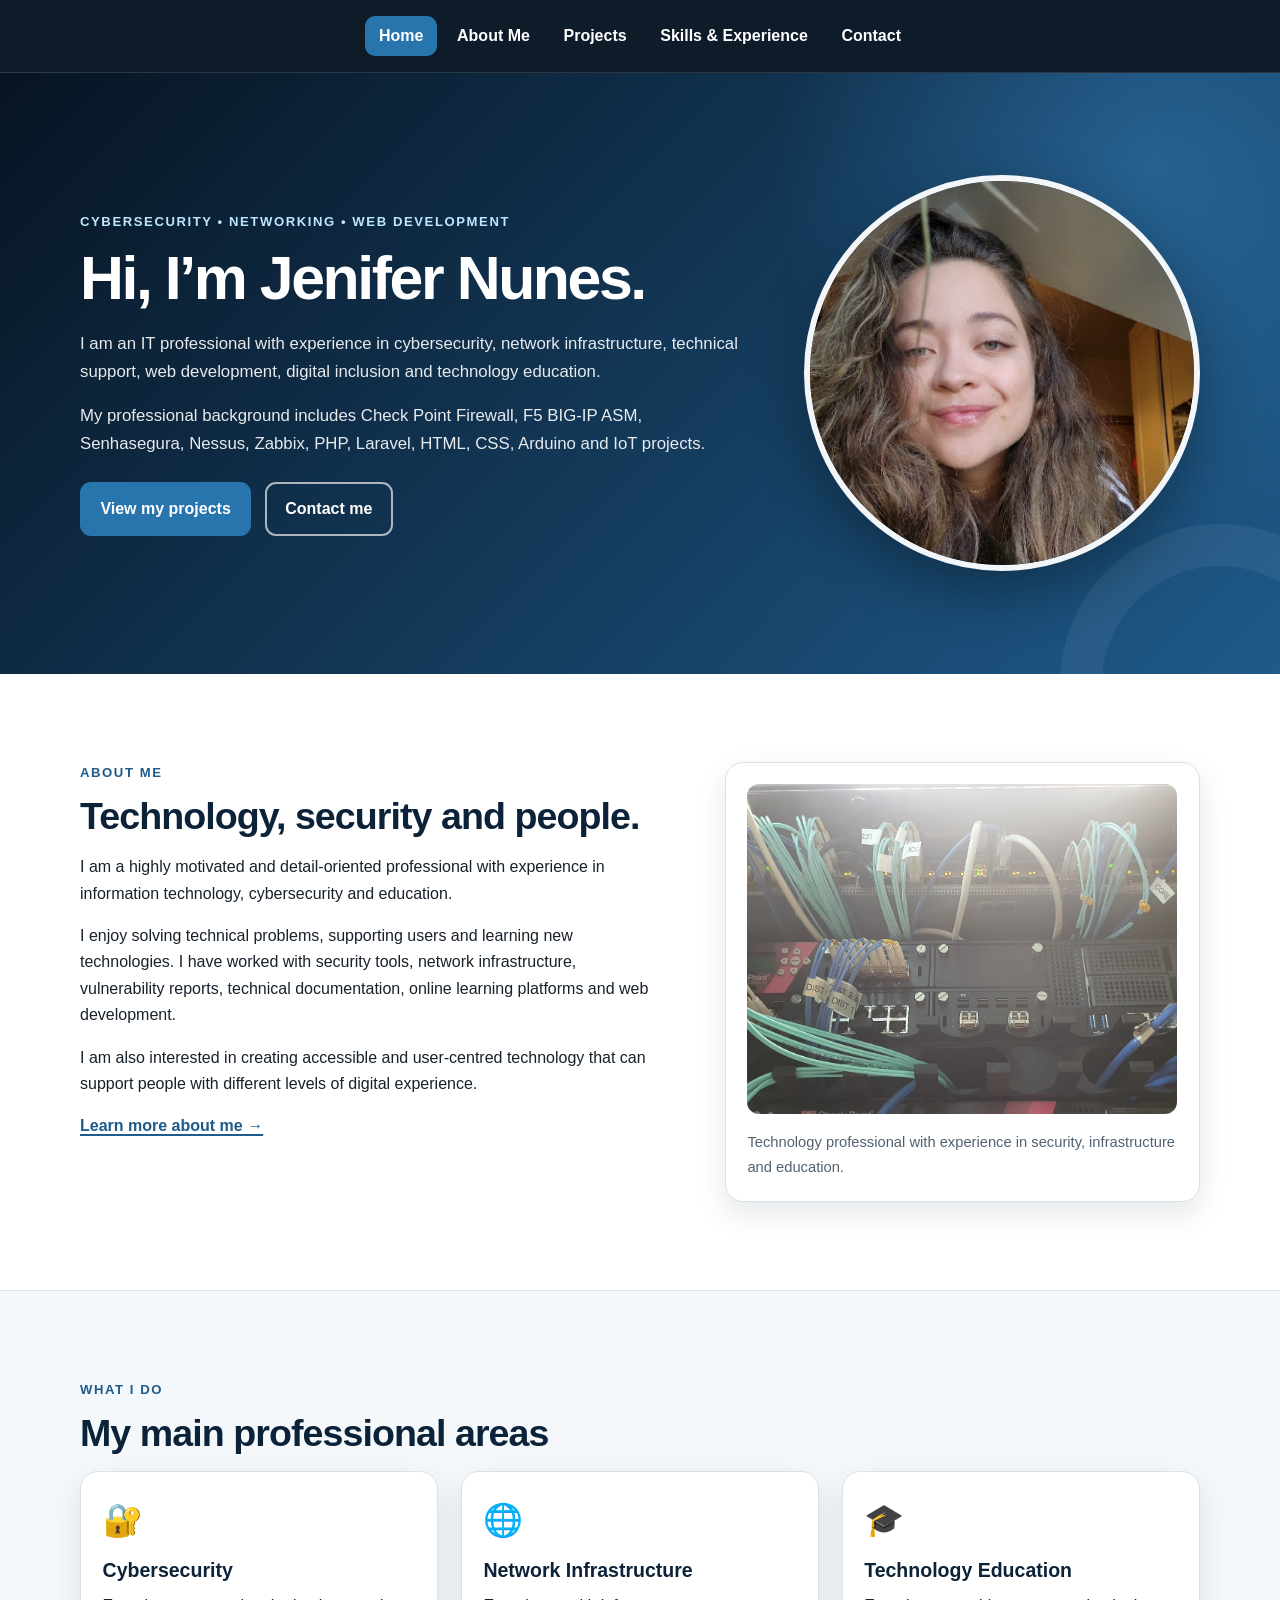
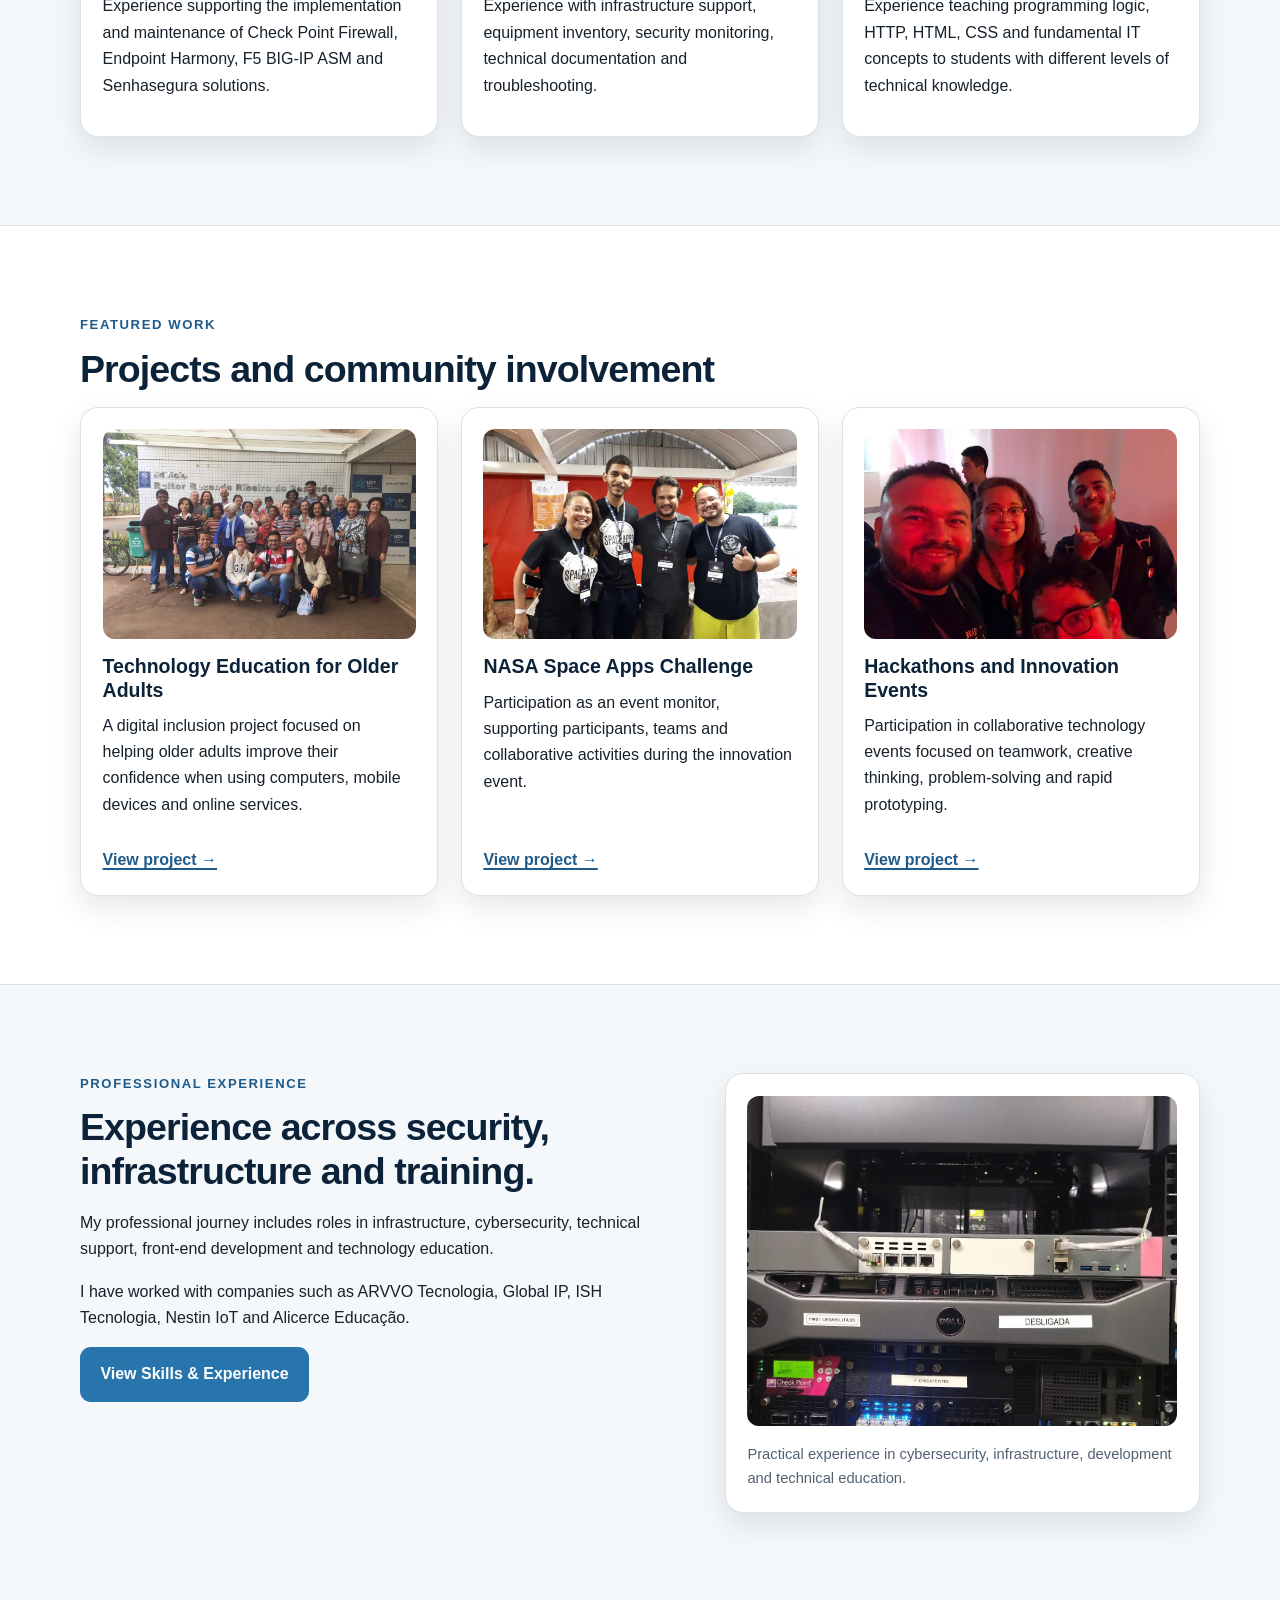
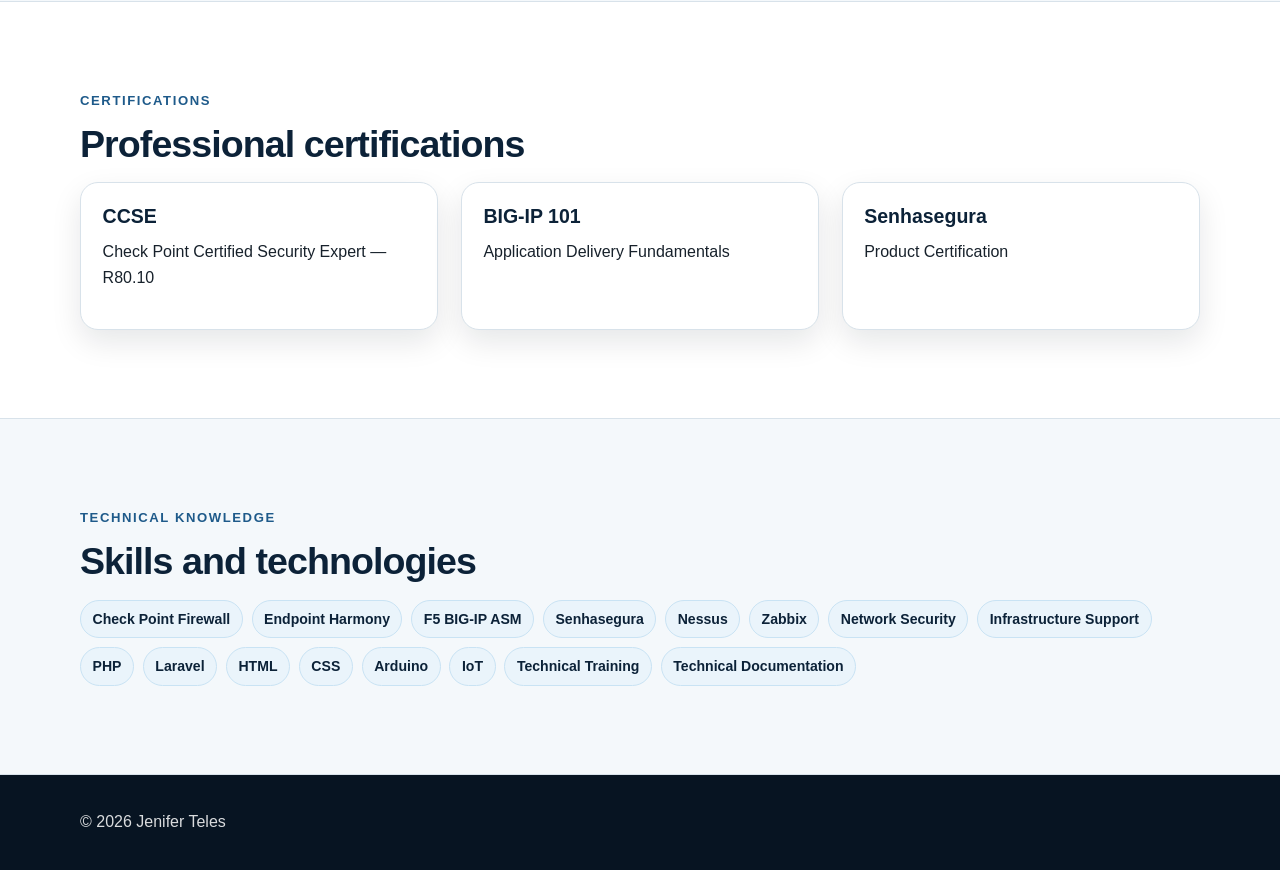
<file: index.html>
<!doctype html>
<html lang="en">
<head>
  <meta charset="utf-8">
  <meta name="viewport" content="width=device-width, initial-scale=1">
  <meta name="description" content="Jenifer Teles computing and IT portfolio">
  <title>Home | Jenifer Teles Nunes</title>
  <link rel="stylesheet" href="assets/style.css">
  <script src="assets/script.js" defer></script>
</head>
<body>
<a class="skip-link" href="#main-content">Skip to main content</a>
<header>
  <div class="nav-wrap">
    <a class="brand" href="index.html"></a>
    <nav aria-label="Main navigation">
      <ul>
        <li><a href="index.html" aria-current="page">Home</a></li>
<li><a href="about.html">About Me</a></li>
<li><a href="projects.html">Projects</a></li>
<li><a href="skills.html">Skills & Experience</a></li>
<li><a href="contact.html">Contact</a></li>
      </ul>
    </nav>
  </div>
</header>
<main id="main-content">

  <!-- HERO SECTION -->
  <section class="hero">
    <div class="hero-inner hero-grid">

      <div class="hero-content">
        <p class="eyebrow">Cybersecurity • Networking • Web Development</p>

        <h1>Hi, I’m Jenifer Nunes.</h1>

        <p class="hero-text">
          I am an IT professional with experience in cybersecurity,
          network infrastructure, technical support, web development,
          digital inclusion and technology education.
        </p>

        <p class="hero-text">
          My professional background includes Check Point Firewall,
          F5 BIG-IP ASM, Senhasegura, Nessus, Zabbix, PHP, Laravel,
          HTML, CSS, Arduino and IoT projects.
        </p>

        <div class="actions">
        <a class="btn btn-primary" href="projects.html">View my projects</a>
        <a class="btn btn-secondary" href="contact.html">Contact me</a>
      </div>
      </div>


      <div class="hero-image-wrapper">

        <!-- Replace me.jpeg with your image file -->
        <img
          src="me.jpeg"
          alt="Portrait of Jenifer Nunes"
          class="hero-profile-image"
        >

      </div>

    </div>
  </section>


  <!-- PROFESSIONAL INTRODUCTION -->
  <section>
    <div class="container two-col">

      <div>
        <p class="eyebrow">About Me</p>

        <h2>Technology, security and people.</h2>

        <p>
          I am a highly motivated and detail-oriented professional with
          experience in information technology, cybersecurity and education.
        </p>

        <p>
          I enjoy solving technical problems, supporting users and learning
          new technologies. I have worked with security tools, network
          infrastructure, vulnerability reports, technical documentation,
          online learning platforms and web development.
        </p>

        <p>
          I am also interested in creating accessible and user-centred
          technology that can support people with different levels of
          digital experience.
        </p>

        <a href="about.html" class="text-link">Learn more about me →</a>
      </div>


      <div class="home-image-card">

        <!-- Add another professional or academic image here -->
        <img
          src="experience.jpg"
          alt="Jenifer working with technology"
          class="home-section-image"
        >

        <p class="image-caption">
          Technology professional with experience in security,
          infrastructure and education.
        </p>

      </div>

    </div>
  </section>


  <!-- MAIN AREAS -->
  <section class="section-alt">
    <div class="container">

      <p class="eyebrow">What I Do</p>

      <h2>My main professional areas</h2>

      <div class="grid">

        <article class="card home-service-card">
          <div class="service-icon" aria-hidden="true">🔐</div>

          <h3>Cybersecurity</h3>

          <p>
            Experience supporting the implementation and maintenance of
            Check Point Firewall, Endpoint Harmony, F5 BIG-IP ASM and
            Senhasegura solutions.
          </p>
        </article>


        <article class="card home-service-card">
          <div class="service-icon" aria-hidden="true">🌐</div>

          <h3>Network Infrastructure</h3>

          <p>
            Experience with infrastructure support, equipment inventory,
            security monitoring, technical documentation and troubleshooting.
          </p>
        </article>

        <article class="card home-service-card">
          <div class="service-icon" aria-hidden="true">🎓</div>

          <h3>Technology Education</h3>

          <p>
            Experience teaching programming logic, HTTP, HTML, CSS and
            fundamental IT concepts to students with different levels of
            technical knowledge.
          </p>
        </article>

      </div>
    </div>
  </section>


  <!-- FEATURED PROJECTS -->
  <section>
    <div class="container">

      <p class="eyebrow">Featured Work</p>

      <h2>Projects and community involvement</h2>

      <div class="grid">

        <article class="card project-card">

          <img
            src="inclusao.jpg"
            alt="Technology inclusion project for older adults"
            class="project-card-image"
          >

          <h3>Technology Education for Older Adults</h3>

          <p>
            A digital inclusion project focused on helping older adults
            improve their confidence when using computers, mobile devices
            and online services.
          </p>

          <a href="projects.html" class="text-link">
            View project →
          </a>

        </article>


        <article class="card project-card">

          <!-- Add your NASA Space Apps image here -->
          <img
            src="nasa.jpg"
            alt="NASA Space Apps Challenge event"
            class="project-card-image"
          >

          <h3>NASA Space Apps Challenge</h3>

          <p>
            Participation as an event monitor, supporting participants,
            teams and collaborative activities during the innovation event.
          </p>

          <a href="projects.html" class="text-link">
            View project →
          </a>

        </article>


        <article class="card project-card">

          <!-- Add your hackathon image here -->
          <img
            src="event.jpg"
            alt="Technology hackathon event"
            class="project-card-image"
          >

          <h3>Hackathons and Innovation Events</h3>

          <p>
            Participation in collaborative technology events focused on
            teamwork, creative thinking, problem-solving and rapid
            prototyping.
          </p>

          <a href="projects.html" class="text-link">
            View project →
          </a>

        </article>

      </div>
    </div>
  </section>


  <!-- EXPERIENCE HIGHLIGHT -->
  <section class="section-alt">
    <div class="container two-col">

      <div>
        <p class="eyebrow">Professional Experience</p>

        <h2>Experience across security, infrastructure and training.</h2>

        <p>
          My professional journey includes roles in infrastructure,
          cybersecurity, technical support, front-end development and
          technology education.
        </p>

        <p>
          I have worked with companies such as ARVVO Tecnologia,
          Global IP, ISH Tecnologia, Nestin IoT and Alicerce Educação.
        </p>

        <a href="skills.html" class="button">
          View Skills & Experience
        </a>
      </div>


      <div class="home-image-card">

        <!-- Add a work, certification or event image here -->
        <img src="firewall.jpg" alt="Jenifer participating in a technology project" class="home-section-image">
        <p class="image-caption">
          Practical experience in cybersecurity, infrastructure,
          development and technical education.
        </p>

      </div>

    </div>
  </section>


  <!-- CERTIFICATIONS -->
  <section>
    <div class="container">

      <p class="eyebrow">Certifications</p>

      <h2>Professional certifications</h2>

      <div class="grid">

        <article class="card">
          <h3>CCSE</h3>

          <p>
            Check Point Certified Security Expert — R80.10
          </p>
        </article>


        <article class="card">
          <h3>BIG-IP 101</h3>

          <p>
            Application Delivery Fundamentals
          </p>
        </article>


        <article class="card">
          <h3>Senhasegura</h3>

          <p>
            Product Certification
          </p>
        </article>

      </div>
    </div>
  </section>


  <!-- SKILLS PREVIEW -->
  <section class="section-alt">
    <div class="container">

      <p class="eyebrow">Technical Knowledge</p>

      <h2>Skills and technologies</h2>

      <ul class="tag-list">
        <li class="tag">Check Point Firewall</li>
        <li class="tag">Endpoint Harmony</li>
        <li class="tag">F5 BIG-IP ASM</li>
        <li class="tag">Senhasegura</li>
        <li class="tag">Nessus</li>
        <li class="tag">Zabbix</li>
        <li class="tag">Network Security</li>
        <li class="tag">Infrastructure Support</li>
        <li class="tag">PHP</li>
        <li class="tag">Laravel</li>
        <li class="tag">HTML</li>
        <li class="tag">CSS</li>
        <li class="tag">Arduino</li>
        <li class="tag">IoT</li>
        <li class="tag">Technical Training</li>
        <li class="tag">Technical Documentation</li>
      </ul>

    </div>
  </section>
</main>

<footer>
  <div class="footer-inner">
    <span>© <span data-year></span> Jenifer Teles</span>
  </div>
</footer>
</body>
</html>
</file>
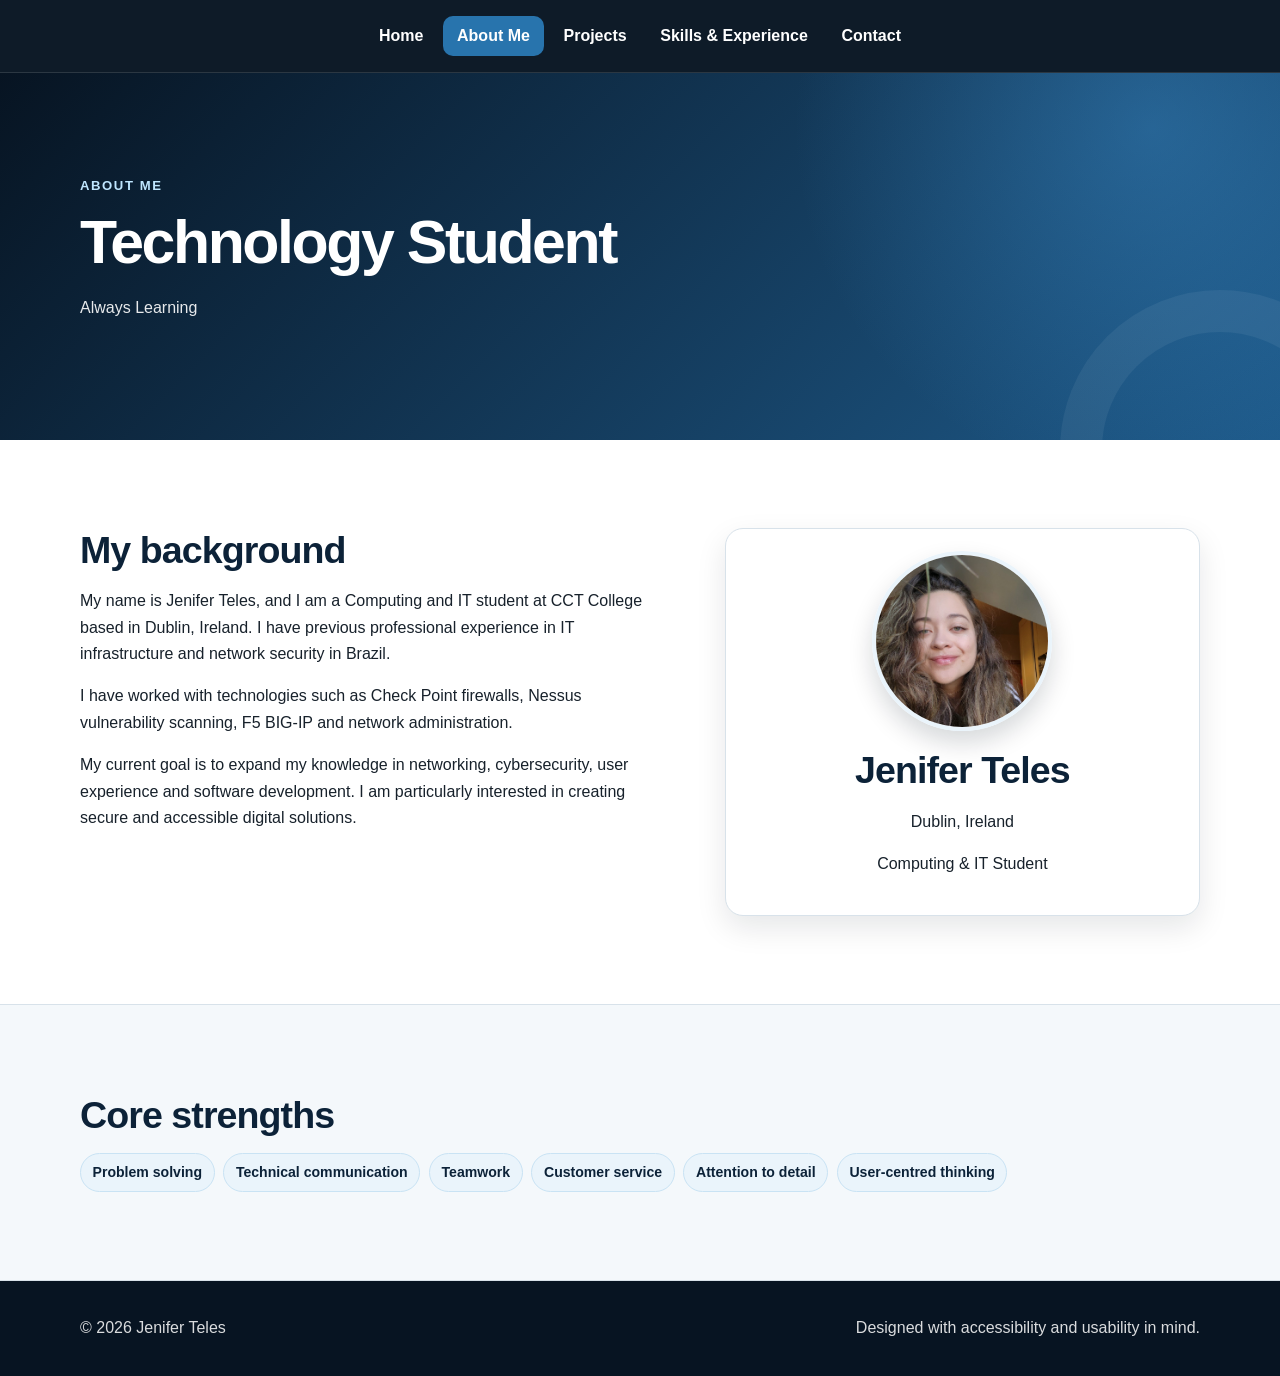
<file: about.html>
<!doctype html>
<html lang="en">
<head>
  <meta charset="utf-8">
  <meta name="viewport" content="width=device-width, initial-scale=1">
  <meta name="description" content="Jenifer Teles computing and IT portfolio">
  <title>About Me | Jenifer Teles Nunes</title>
  <link rel="stylesheet" href="assets/style.css">
  <script src="assets/script.js" defer></script>
</head>
<body>
<a class="skip-link" href="#main-content">Skip to main content</a>
<header>
  <div class="nav-wrap">
    <a class="brand" href="index.html"></a>
    <nav aria-label="Main navigation">
      <ul>
        <li><a href="index.html">Home</a></li>
<li><a href="about.html" aria-current="page">About Me</a></li>
<li><a href="projects.html">Projects</a></li>
<li><a href="skills.html">Skills & Experience</a></li>
<li><a href="contact.html">Contact</a></li>
      </ul>
    </nav>
  </div>
</header>

<main id="main-content">
  <section class="hero">
    <div class="hero-inner">
      <p class="eyebrow">About Me</p>
      <h1>Technology Student</h1>
      <p>Always Learning</p>
    </div>
  </section>
  <section>
    <div class="container two-col">
      <div>
        <h2>My background</h2>
        <p>My name is Jenifer Teles, and I am a Computing and IT student at CCT College based in Dublin, Ireland. I have previous professional experience in IT infrastructure and network security in Brazil.</p>
        <p>I have worked with technologies such as Check Point firewalls, Nessus vulnerability scanning, F5 BIG-IP and network administration.</p>
        <p>My current goal is to expand my knowledge in networking, cybersecurity, user experience and software development. I am particularly interested in creating secure and accessible digital solutions.</p>
      </div>
      <aside class="profile-box" aria-label="Personal profile summary">
        <div>
          <img src="me.jpeg" alt="Portrait of Jenifer Teles" class="profile-photo">
          <h2>Jenifer Teles</h2>
          <p>Dublin, Ireland</p>
          <p>Computing & IT Student</p>
        </div>
      </aside>
    </div>
  </section>
  <section class="section-alt">
    <div class="container">
      <h2>Core strengths</h2>
      <ul class="tag-list">
        <li class="tag">Problem solving</li>
        <li class="tag">Technical communication</li>
        <li class="tag">Teamwork</li>
        <li class="tag">Customer service</li>
        <li class="tag">Attention to detail</li>
        <li class="tag">User-centred thinking</li>
      </ul>
    </div>
  </section>
</main>

<footer>
  <div class="footer-inner">
    <span>© <span data-year></span> Jenifer Teles</span>
    <span>Designed with accessibility and usability in mind.</span>
  </div>
</footer>
</body>
</html>
</file>
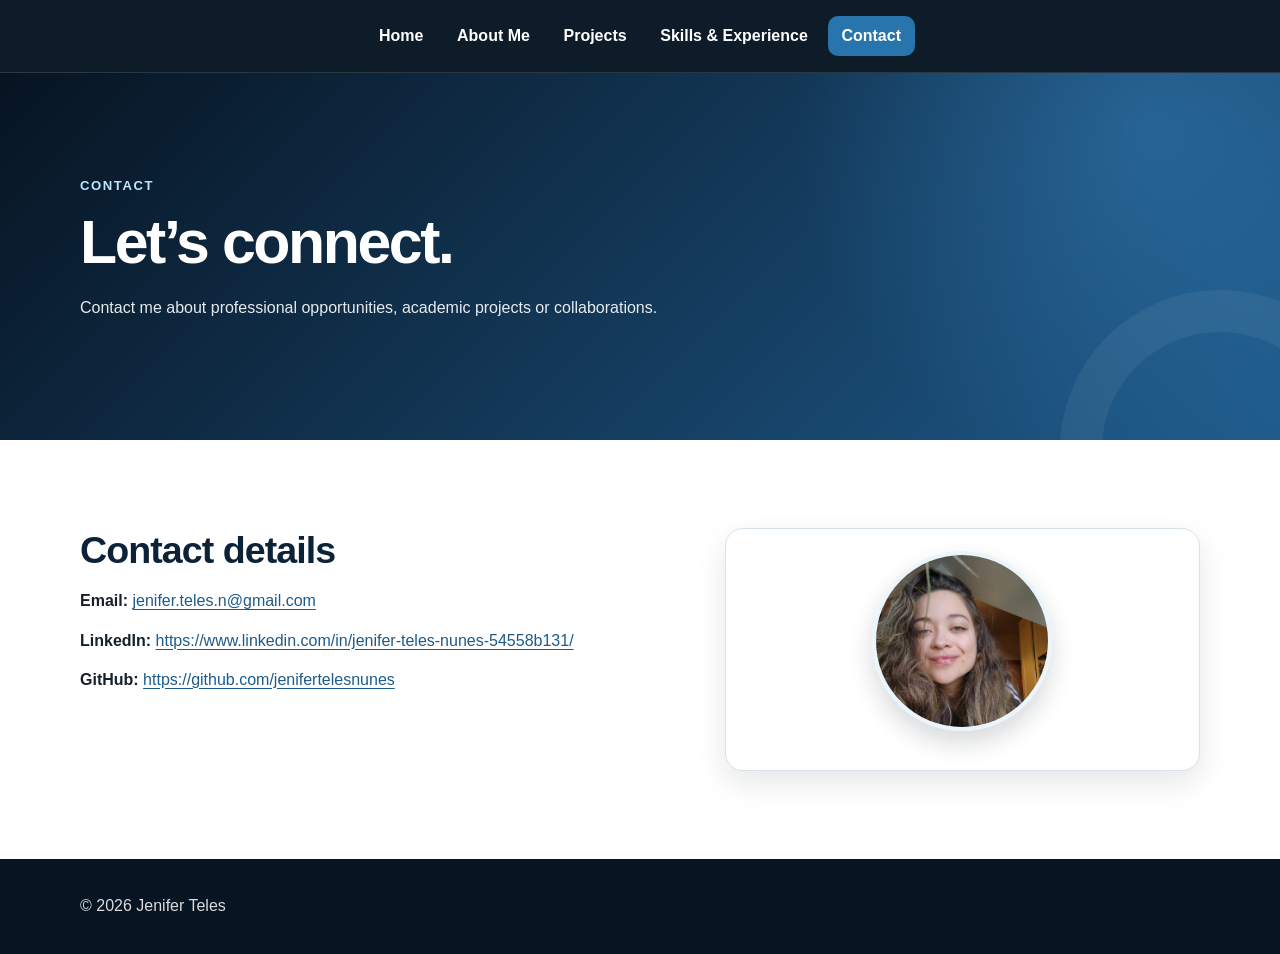
<file: contact.html>
<!doctype html>
<html lang="en">
<head>
  <meta charset="utf-8">
  <meta name="viewport" content="width=device-width, initial-scale=1">
  <meta name="description" content="Jenifer Teles computing and IT portfolio">
  <title>Contact | Jenifer Teles</title>
  <link rel="stylesheet" href="assets/style.css">
  <script src="assets/script.js" defer></script>
</head>
<body>
<a class="skip-link" href="#main-content">Skip to main content</a>
<header>
  <div class="nav-wrap">
    <a class="brand" href="index.html"></a>
    <nav aria-label="Main navigation">
      <ul>
        <li><a href="index.html">Home</a></li>
<li><a href="about.html">About Me</a></li>
<li><a href="projects.html">Projects</a></li>
<li><a href="skills.html">Skills & Experience</a></li>
<li><a href="contact.html" aria-current="page">Contact</a></li>
      </ul>
    </nav>
  </div>
</header>

<main id="main-content">
  <section class="hero">
    <div class="hero-inner">
      <p class="eyebrow">Contact</p>
      <h1>Let’s connect.</h1>
      <p>Contact me about professional opportunities, academic projects or collaborations.</p>
    </div>
  </section>
  <section>
    <div class="container two-col">
      <div>
        <h2>Contact details</h2>
        <ul class="contact-list">
          <li><strong>Email:</strong> <a href="mailto:jenifer.teles.n@gmail.com">jenifer.teles.n@gmail.com</a></li>
          <li><strong>LinkedIn:</strong> <a href="https://www.linkedin.com/in/jenifer-teles-nunes-54558b131/" aria-label="Jenifer's LinkedIn profile placeholder">https://www.linkedin.com/in/jenifer-teles-nunes-54558b131/</a></li>
          <li><strong>GitHub:</strong> <a href="https://github.com/jenifertelesnunes" aria-label="Jenifer's GitHub profile placeholder">https://github.com/jenifertelesnunes</a></li>
        </ul>
      </div>
      <div class="card">
        <img src="me.jpeg" alt="Portrait of Jenifer Teles" class="profile-photo">
        
      </div>
    </div>
  </section>
</main>

<footer>
  <div class="footer-inner">
    <span>© <span data-year></span> Jenifer Teles</span>

  </div>
</footer>
</body>
</html>
</file>
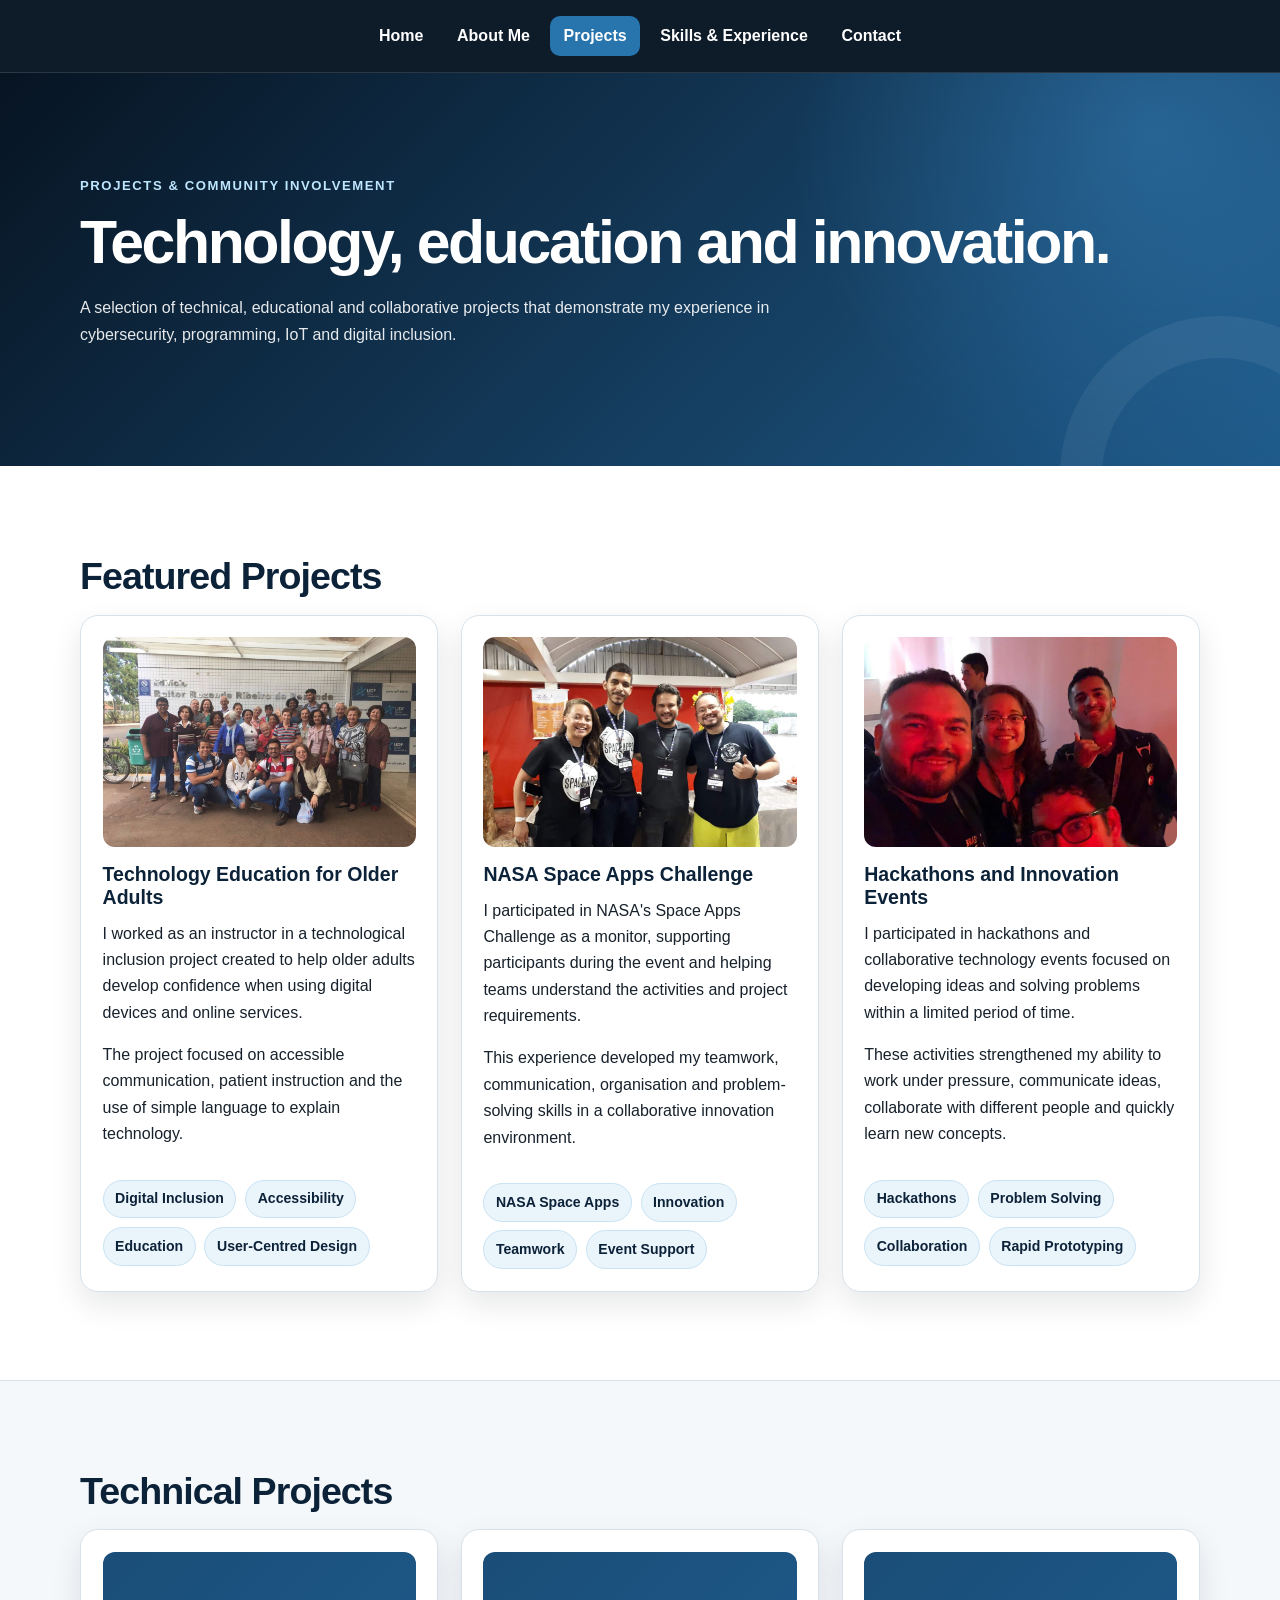
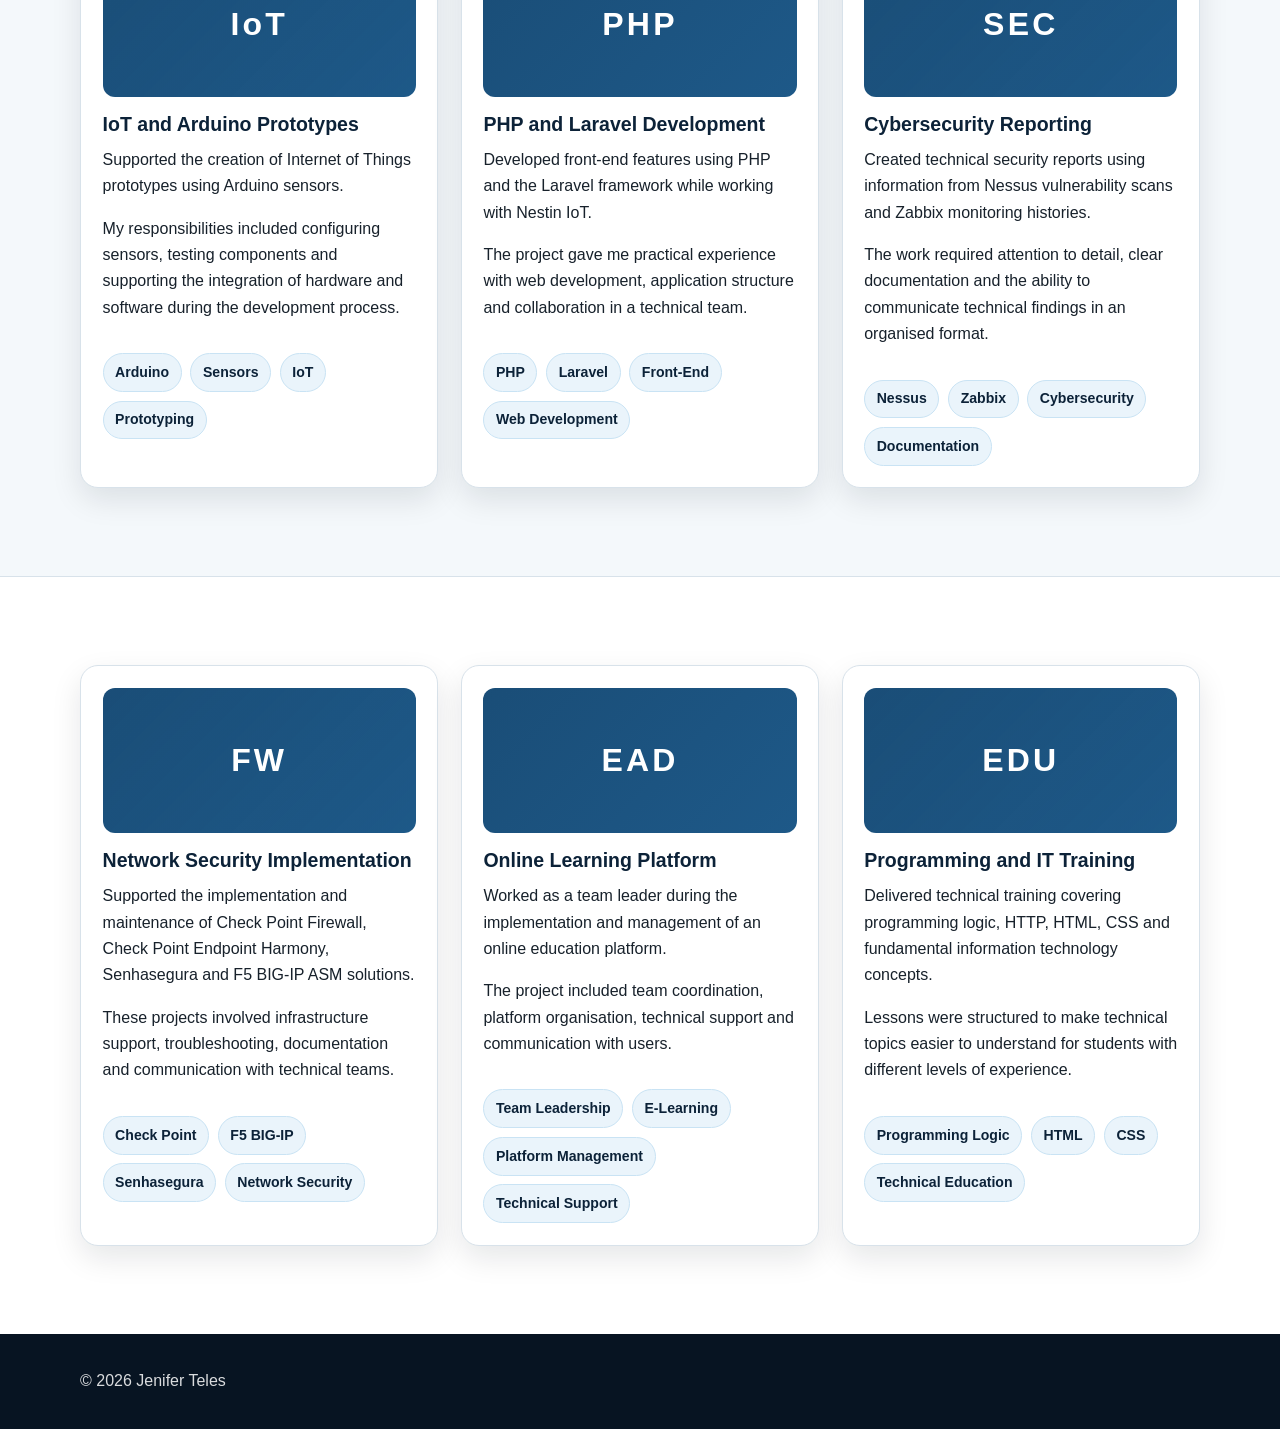
<file: projects.html>
<!doctype html>
<html lang="en">
<head>
  <meta charset="utf-8">
  <meta name="viewport" content="width=device-width, initial-scale=1">
  <meta name="description" content="Jenifer Teles computing and IT portfolio">
  <title>Projects | Jenifer Teles</title>
  <link rel="stylesheet" href="assets/style.css">
  <script src="assets/script.js" defer></script>
</head>
<body>
<a class="skip-link" href="#main-content">Skip to main content</a>
<header>
  <div class="nav-wrap">
    <a class="brand" href="index.html"></a>
    <nav aria-label="Main navigation">
      <ul>
        <li><a href="index.html">Home</a></li>
<li><a href="about.html">About Me</a></li>
<li><a href="projects.html" aria-current="page">Projects</a></li>
<li><a href="skills.html">Skills & Experience</a></li>
<li><a href="contact.html">Contact</a></li>
      </ul>
    </nav>
  </div>
</header>

<main id="main-content">

  <section class="hero">
    <div class="hero-inner">
      <p class="eyebrow">Projects & Community Involvement</p>

      <h1>Technology, education and innovation.</h1>

      <p>
        A selection of technical, educational and collaborative projects that
        demonstrate my experience in cybersecurity, programming, IoT and
        digital inclusion.
      </p>
    </div>
  </section>


  <section>
    <div class="container">

      <h2>Featured Projects</h2>

      <div class="grid">

        <article class="card project-card">

          <img src="inclusao.jpg"alt="Technology education project for older adults" class="project-card-image">

          <h3>Technology Education for Older Adults</h3>

          <p>
            I worked as an instructor in a technological inclusion project
            created to help older adults develop confidence when using digital
            devices and online services.
          </p>

          <p>
            The project focused on accessible communication, patient
            instruction and the use of simple language to explain technology.
          </p>

          <ul class="tag-list">
            <li class="tag">Digital Inclusion</li>
            <li class="tag">Accessibility</li>
            <li class="tag">Education</li>
            <li class="tag">User-Centred Design</li>
          </ul>

        </article>


        <article class="card project-card">
		<img src="nasa.jpg" alt="NASA Space Apps Challenge project" class="project-card-image">

          <h3>NASA Space Apps Challenge</h3>

          <p>
            I participated in NASA's Space Apps Challenge as a monitor,
            supporting participants during the event and helping teams
            understand the activities and project requirements.
          </p>

          <p>
            This experience developed my teamwork, communication,
            organisation and problem-solving skills in a collaborative
            innovation environment.
          </p>

          <ul class="tag-list">
            <li class="tag">NASA Space Apps</li>
            <li class="tag">Innovation</li>
            <li class="tag">Teamwork</li>
            <li class="tag">Event Support</li>
          </ul>

        </article>


        <article class="card project-card">
		<img src="event.jpg" alt="Hackathons and Innovation Events" class="project-card-image">

          <h3>Hackathons and Innovation Events</h3>

          <p>
            I participated in hackathons and collaborative technology events
            focused on developing ideas and solving problems within a limited
            period of time.
          </p>

          <p>
            These activities strengthened my ability to work under pressure,
            communicate ideas, collaborate with different people and quickly
            learn new concepts.
          </p>

          <ul class="tag-list">
            <li class="tag">Hackathons</li>
            <li class="tag">Problem Solving</li>
            <li class="tag">Collaboration</li>
            <li class="tag">Rapid Prototyping</li>
          </ul>

        </article>

      </div>
    </div>
  </section>


  <section class="section-alt">
    <div class="container">

      <h2>Technical Projects</h2>
		
      <div class="grid">

        <article class="card project-card">

          <div
            class="project-visual"
            role="img"
            aria-label="Internet of Things and Arduino project"
          >
            IoT
          </div>

          <h3>IoT and Arduino Prototypes</h3>

          <p>
            Supported the creation of Internet of Things prototypes using
            Arduino sensors.
          </p>

          <p>
            My responsibilities included configuring sensors, testing
            components and supporting the integration of hardware and software
            during the development process.
          </p>

          <ul class="tag-list">
            <li class="tag">Arduino</li>
            <li class="tag">Sensors</li>
            <li class="tag">IoT</li>
            <li class="tag">Prototyping</li>
          </ul>

        </article>


        <article class="card project-card">

          <div
            class="project-visual"
            role="img"
            aria-label="PHP and Laravel development project"
          >
            PHP
          </div>

          <h3>PHP and Laravel Development</h3>

          <p>
            Developed front-end features using PHP and the Laravel framework
            while working with Nestin IoT.
          </p>

          <p>
            The project gave me practical experience with web development,
            application structure and collaboration in a technical team.
          </p>

          <ul class="tag-list">
            <li class="tag">PHP</li>
            <li class="tag">Laravel</li>
            <li class="tag">Front-End</li>
            <li class="tag">Web Development</li>
          </ul>

        </article>


        <article class="card project-card">

          <div
            class="project-visual"
            role="img"
            aria-label="Cybersecurity reporting project"
          >
            SEC
          </div>

          <h3>Cybersecurity Reporting</h3>

          <p>
            Created technical security reports using information from Nessus
            vulnerability scans and Zabbix monitoring histories.
          </p>

          <p>
            The work required attention to detail, clear documentation and the
            ability to communicate technical findings in an organised format.
          </p>

          <ul class="tag-list">
            <li class="tag">Nessus</li>
            <li class="tag">Zabbix</li>
            <li class="tag">Cybersecurity</li>
            <li class="tag">Documentation</li>
          </ul>

        </article>

      </div>
    </div>
  </section>


  <section>
    <div class="container">

      <div class="grid">

        <article class="card project-card">

          <div
            class="project-visual"
            role="img"
            aria-label="Network security implementation project"
          >
            FW
          </div>

          <h3>Network Security Implementation</h3>

          <p>
            Supported the implementation and maintenance of Check Point
            Firewall, Check Point Endpoint Harmony, Senhasegura and F5 BIG-IP
            ASM solutions.
          </p>

          <p>
            These projects involved infrastructure support, troubleshooting,
            documentation and communication with technical teams.
          </p>

          <ul class="tag-list">
            <li class="tag">Check Point</li>
            <li class="tag">F5 BIG-IP</li>
            <li class="tag">Senhasegura</li>
            <li class="tag">Network Security</li>
          </ul>

        </article>


        <article class="card project-card">

          <div
            class="project-visual"
            role="img"
            aria-label="Online learning platform implementation project"
          >
            EAD
          </div>

          <h3>Online Learning Platform</h3>

          <p>
            Worked as a team leader during the implementation and management
            of an online education platform.
          </p>

          <p>
            The project included team coordination, platform organisation,
            technical support and communication with users.
          </p>

          <ul class="tag-list">
            <li class="tag">Team Leadership</li>
            <li class="tag">E-Learning</li>
            <li class="tag">Platform Management</li>
            <li class="tag">Technical Support</li>
          </ul>

        </article>


        <article class="card project-card">

          <div
            class="project-visual"
            role="img"
            aria-label="Technical training project"
          >
            EDU
          </div>

          <h3>Programming and IT Training</h3>

          <p>
            Delivered technical training covering programming logic, HTTP,
            HTML, CSS and fundamental information technology concepts.
          </p>

          <p>
            Lessons were structured to make technical topics easier to
            understand for students with different levels of experience.
          </p>

          <ul class="tag-list">
            <li class="tag">Programming Logic</li>
            <li class="tag">HTML</li>
            <li class="tag">CSS</li>
            <li class="tag">Technical Education</li>
          </ul>

        </article>

      </div>
    </div>
  </section>

</main>

<footer>
  <div class="footer-inner">
    <span>© <span data-year></span> Jenifer Teles</span>
  
  </div>
</footer>
</body>
</html>
</file>
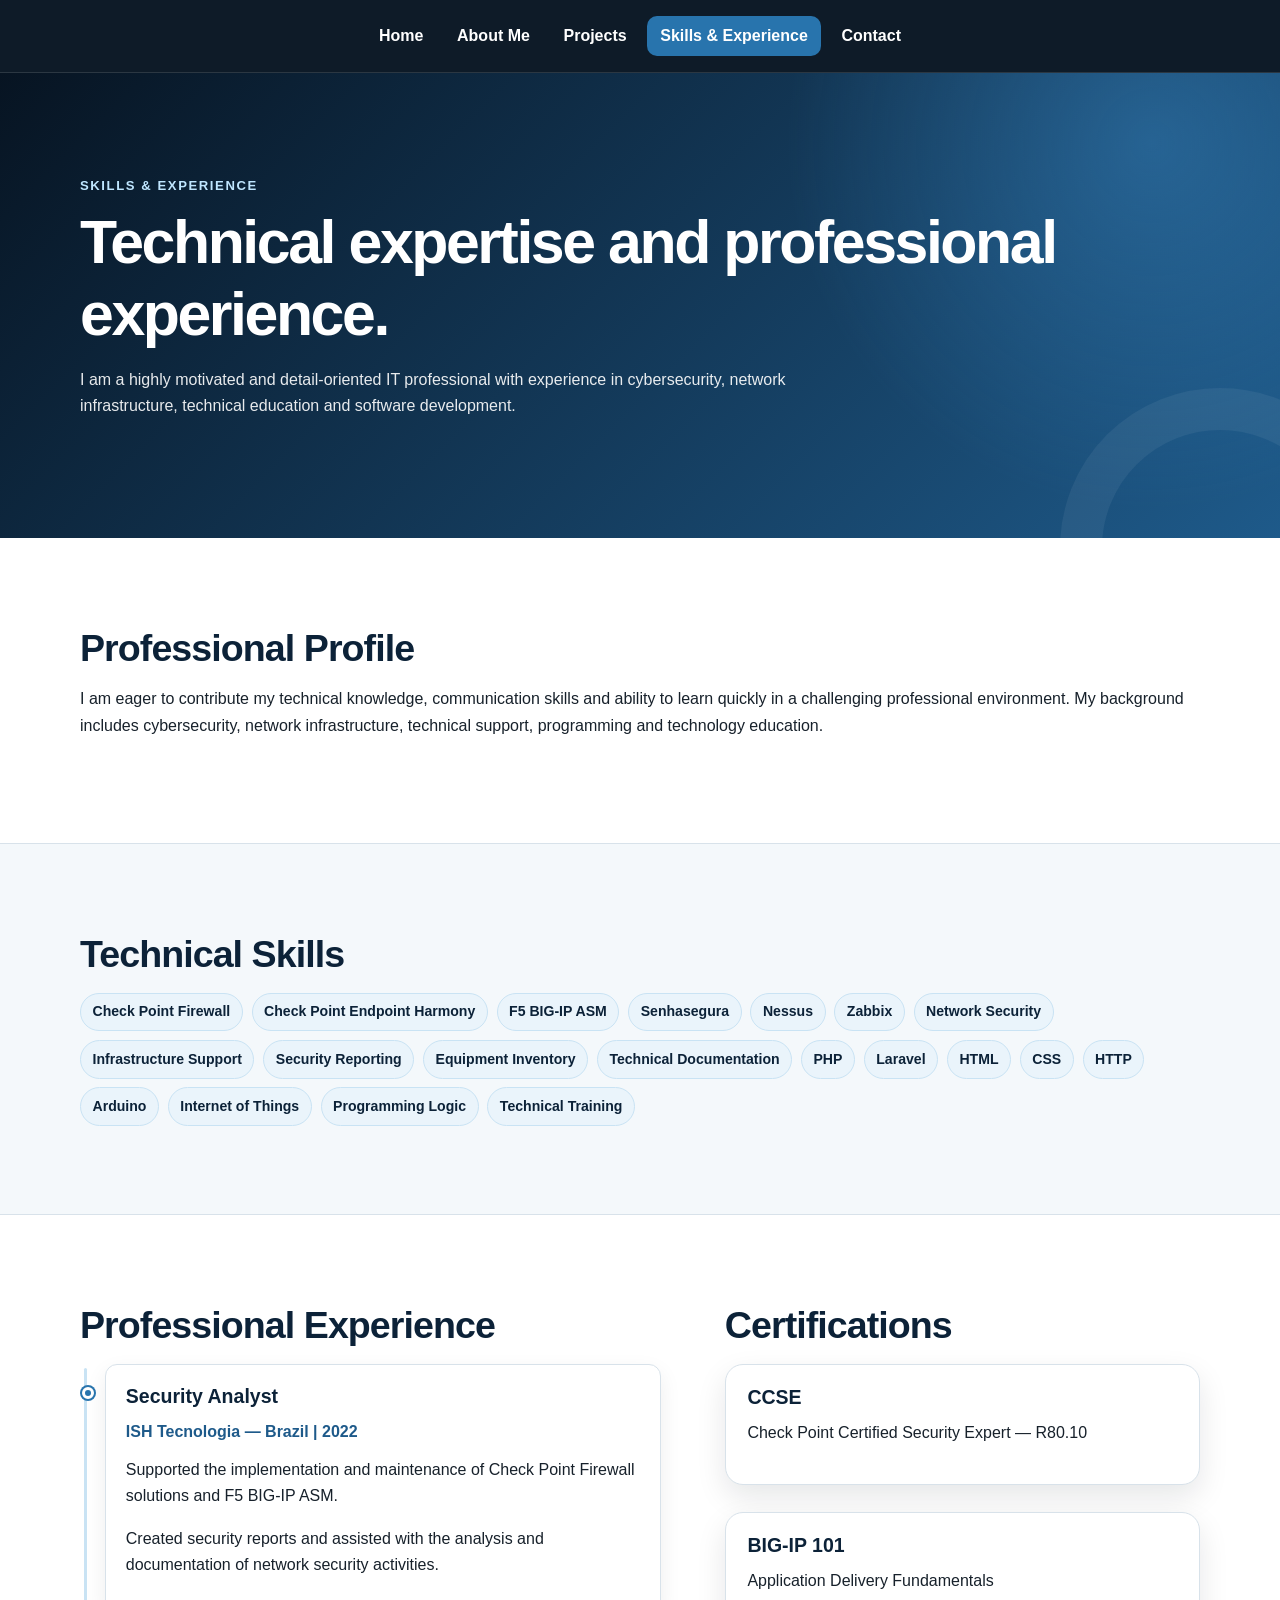
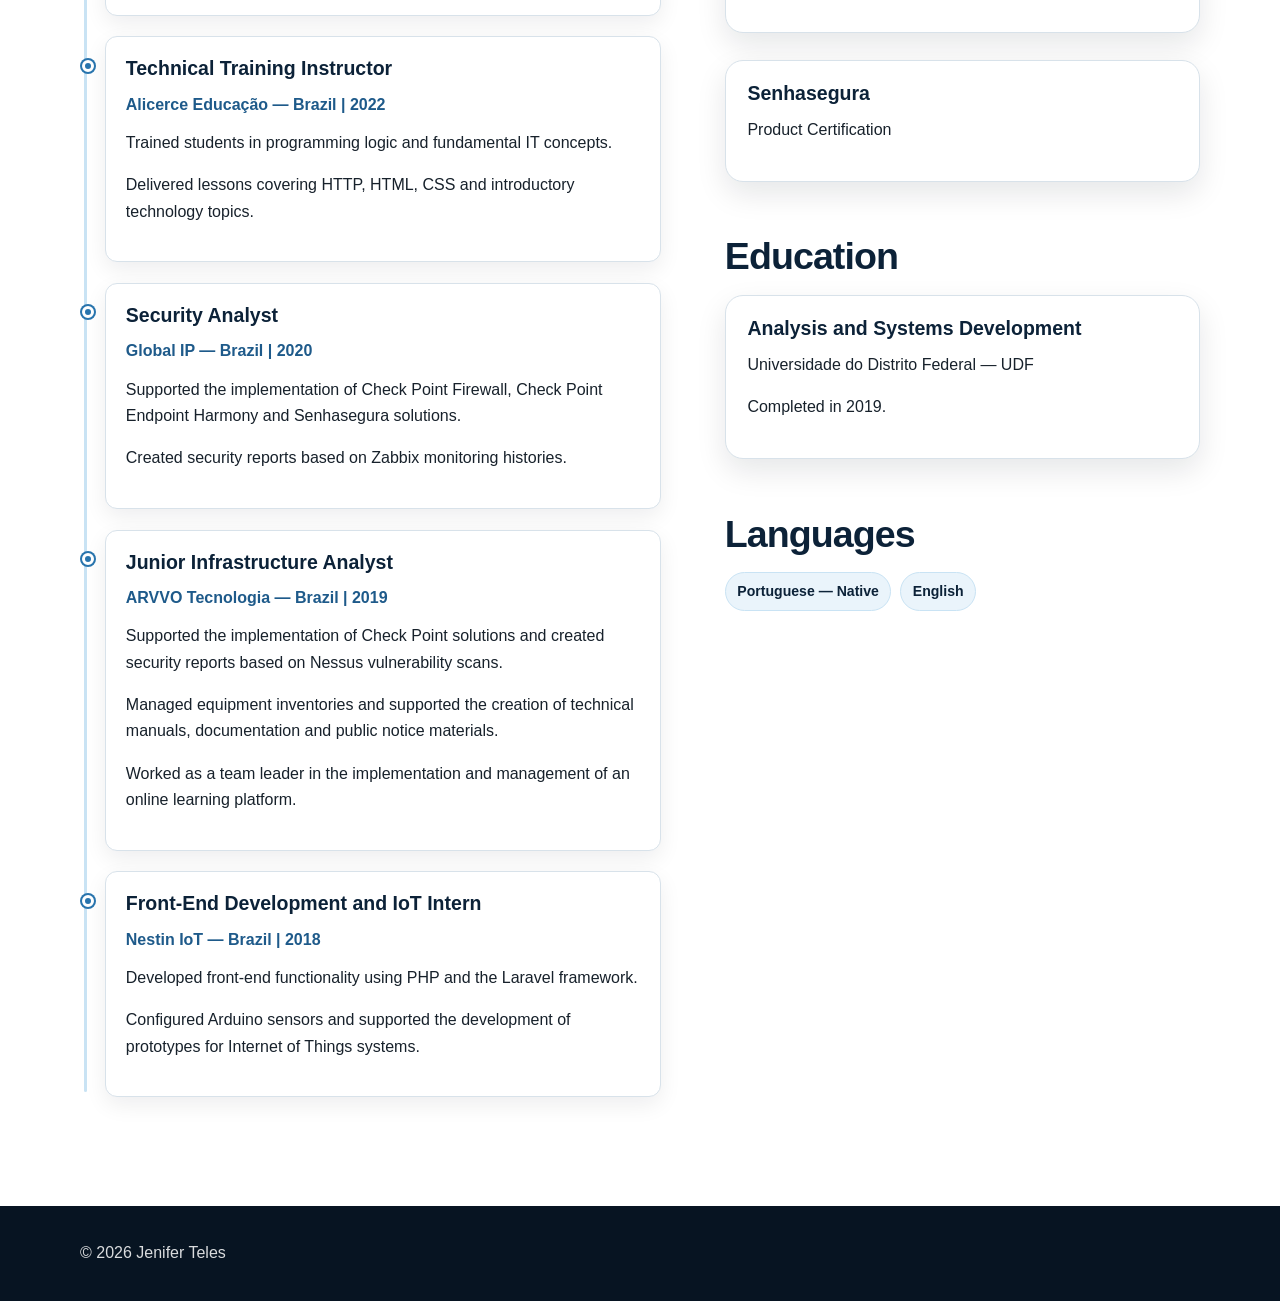
<file: skills.html>
<!doctype html>
<html lang="en">
<head>
  <meta charset="utf-8">
  <meta name="viewport" content="width=device-width, initial-scale=1">
  <meta name="description" content="Jenifer Teles computing and IT portfolio">
  <title>Skills & Experience | Jenifer Teles</title>
  <link rel="stylesheet" href="assets/style.css">
  <script src="assets/script.js" defer></script>
</head>
<body>
<a class="skip-link" href="#main-content">Skip to main content</a>
<header>
  <div class="nav-wrap">
    <a class="brand" href="index.html"></a>
    <nav aria-label="Main navigation">
      <ul>
        <li><a href="index.html">Home</a></li>
<li><a href="about.html">About Me</a></li>
<li><a href="projects.html">Projects</a></li>
<li><a href="skills.html" aria-current="page">Skills & Experience</a></li>
<li><a href="contact.html">Contact</a></li>
      </ul>
    </nav>
  </div>
</header>

<main id="main-content">

  <section class="hero">
    <div class="hero-inner">
      <p class="eyebrow">Skills & Experience</p>

      <h1>Technical expertise and professional experience.</h1>

      <p>
        I am a highly motivated and detail-oriented IT professional with
        experience in cybersecurity, network infrastructure, technical
        education and software development.
      </p>
    </div>
  </section>


  <section>
    <div class="container">

      <h2>Professional Profile</h2>

      <p>
        I am eager to contribute my technical knowledge, communication skills
        and ability to learn quickly in a challenging professional environment.
        My background includes cybersecurity, network infrastructure,
        technical support, programming and technology education.
      </p>

    </div>
  </section>


  <section class="section-alt">
    <div class="container">

      <h2>Technical Skills</h2>

      <ul class="tag-list">
        <li class="tag">Check Point Firewall</li>
        <li class="tag">Check Point Endpoint Harmony</li>
        <li class="tag">F5 BIG-IP ASM</li>
        <li class="tag">Senhasegura</li>
        <li class="tag">Nessus</li>
        <li class="tag">Zabbix</li>
        <li class="tag">Network Security</li>
        <li class="tag">Infrastructure Support</li>
        <li class="tag">Security Reporting</li>
        <li class="tag">Equipment Inventory</li>
        <li class="tag">Technical Documentation</li>
        <li class="tag">PHP</li>
        <li class="tag">Laravel</li>
        <li class="tag">HTML</li>
        <li class="tag">CSS</li>
        <li class="tag">HTTP</li>
        <li class="tag">Arduino</li>
        <li class="tag">Internet of Things</li>
        <li class="tag">Programming Logic</li>
        <li class="tag">Technical Training</li>
      </ul>

    </div>
  </section>


  <section>
    <div class="container two-col">

      <div>

        <h2>Professional Experience</h2>

        <div class="timeline">

          <article>
            <h3>Security Analyst</h3>

            <p class="meta">
              ISH Tecnologia — Brazil | 2022
            </p>

            <p>
              Supported the implementation and maintenance of Check Point
              Firewall solutions and F5 BIG-IP ASM.
            </p>

            <p>
              Created security reports and assisted with the analysis and
              documentation of network security activities.
            </p>
          </article>


          <article>
            <h3>Technical Training Instructor</h3>

            <p class="meta">
              Alicerce Educação — Brazil | 2022
            </p>

            <p>
              Trained students in programming logic and fundamental IT
              concepts.
            </p>

            <p>
              Delivered lessons covering HTTP, HTML, CSS and introductory
              technology topics.
            </p>
          </article>


          <article>
            <h3>Security Analyst</h3>

            <p class="meta">
              Global IP — Brazil | 2020
            </p>

            <p>
              Supported the implementation of Check Point Firewall, Check
              Point Endpoint Harmony and Senhasegura solutions.
            </p>

            <p>
              Created security reports based on Zabbix monitoring histories.
            </p>
          </article>


          <article>
            <h3>Junior Infrastructure Analyst</h3>

            <p class="meta">
              ARVVO Tecnologia — Brazil | 2019
            </p>

            <p>
              Supported the implementation of Check Point solutions and
              created security reports based on Nessus vulnerability scans.
            </p>

            <p>
              Managed equipment inventories and supported the creation of
              technical manuals, documentation and public notice materials.
            </p>

            <p>
              Worked as a team leader in the implementation and management of
              an online learning platform.
            </p>
          </article>


          <article>
            <h3>Front-End Development and IoT Intern</h3>

            <p class="meta">
              Nestin IoT — Brazil | 2018
            </p>

            <p>
              Developed front-end functionality using PHP and the Laravel
              framework.
            </p>

            <p>
              Configured Arduino sensors and supported the development of
              prototypes for Internet of Things systems.
            </p>
          </article>

        </div>
      </div>


      <div>

        <h2>Certifications</h2>

        <div class="card">
          <h3>CCSE</h3>

          <p>
            Check Point Certified Security Expert — R80.10
          </p>
        </div>

        <br>

        <div class="card">
          <h3>BIG-IP 101</h3>

          <p>
            Application Delivery Fundamentals
          </p>
        </div>

        <br>

        <div class="card">
          <h3>Senhasegura</h3>

          <p>
            Product Certification
          </p>
        </div>


        <br><br>

        <h2>Education</h2>

        <div class="card">
          <h3>Analysis and Systems Development</h3>

          <p>
            Universidade do Distrito Federal — UDF
          </p>

          <p>
            Completed in 2019.
          </p>
        </div>


        <br><br>

        <h2>Languages</h2>

        <ul class="tag-list">
          <li class="tag">Portuguese — Native</li>
          <li class="tag">English</li>
        </ul>

      </div>
    </div>
  </section>

</main>

<footer>
  <div class="footer-inner">
    <span>© <span data-year></span> Jenifer Teles</span>

  </div>
</footer>
</body>
</html>
</file>
<file: assets/style.css>
/* =========================================================
   JENIFER NUNES — RESPONSIVE PORTFOLIO
   Complete replacement for assets/style.css
   ========================================================= */

:root {
  --navy-950: #071422;
  --navy-900: #0c2238;
  --navy-800: #163a5f;
  --blue-700: #1e5a8a;
  --blue-600: #2874ad;
  --blue-100: #eaf4fb;
  --surface: #ffffff;
  --surface-alt: #f4f8fb;
  --text: #17212b;
  --text-soft: #526171;
  --border: #d8e2ea;
  --focus: #ffbf47;
  --shadow: 0 12px 30px rgba(7, 20, 34, 0.10);
  --shadow-hover: 0 18px 42px rgba(7, 20, 34, 0.16);
  --radius: 18px;
  --radius-small: 12px;
  --max-width: 1120px;
}

/* ---------- Reset ---------- */

*,
*::before,
*::after {
  box-sizing: border-box;
}

html {
  scroll-behavior: smooth;
  scroll-padding-top: 90px;
}

body {
  margin: 0;
  min-width: 320px;
  overflow-x: hidden;
  color: var(--text);
  background: var(--surface);
  font-family: Arial, Helvetica, sans-serif;
  font-size: 1rem;
  line-height: 1.65;
  -webkit-font-smoothing: antialiased;
}

img {
  max-width: 100%;
  height: auto;
}

a {
  color: var(--blue-700);
  text-underline-offset: 0.18em;
}

a:hover {
  color: var(--navy-900);
}

button,
a {
  -webkit-tap-highlight-color: transparent;
}

:focus-visible {
  outline: 3px solid var(--focus);
  outline-offset: 4px;
}

h1,
h2,
h3 {
  margin-top: 0;
  color: var(--navy-900);
  line-height: 1.18;
}

h1 {
  margin-bottom: 1rem;
  font-size: clamp(2rem, 5vw, 3.8rem);
  letter-spacing: -0.04em;
}

h2 {
  margin-bottom: 1rem;
  font-size: clamp(1.55rem, 3vw, 2.35rem);
  letter-spacing: -0.025em;
}

h3 {
  margin-bottom: 0.7rem;
  font-size: 1.22rem;
}

p {
  margin-top: 0;
}

ul {
  padding-left: 1.25rem;
}

/* ---------- Accessibility ---------- */

.skip-link {
  position: fixed;
  z-index: 2000;
  top: 0.75rem;
  left: 0.75rem;
  padding: 0.75rem 1rem;
  color: #000;
  background: var(--focus);
  border-radius: 8px;
  font-weight: 700;
  transform: translateY(-160%);
  transition: transform 0.2s ease;
}

.skip-link:focus {
  transform: translateY(0);
}

/* ---------- Header and navigation ---------- */

header {
  position: sticky;
  z-index: 1000;
  top: 0;
  color: #fff;
  background: rgba(7, 20, 34, 0.97);
  border-bottom: 1px solid rgba(255, 255, 255, 0.12);
  backdrop-filter: blur(12px);
}

.nav-wrap {
  width: min(100% - 2rem, var(--max-width));
  min-height: 72px;
  margin-inline: auto;
  display: flex;
  align-items: center;
  justify-content: center;
}

nav {
  width: 100%;
}

nav ul {
  margin: 0;
  padding: 0.75rem 0;
  display: flex;
  align-items: center;
  justify-content: center;
  gap: 0.4rem;
  list-style: none;
}

nav a {
  display: block;
  padding: 0.65rem 0.85rem;
  color: #fff;
  border-radius: 10px;
  font-weight: 700;
  line-height: 1.25;
  text-decoration: none;
  transition: background-color 0.2s ease, transform 0.2s ease;
}

nav a:hover {
  color: #fff;
  background: rgba(255, 255, 255, 0.12);
  transform: translateY(-1px);
}

nav a[aria-current="page"] {
  color: #fff;
  background: var(--blue-600);
}

/* Empty brand link is kept visually hidden but accessible structure remains */
.brand:empty {
  display: none;
}

/* ---------- Shared layout ---------- */

main {
  min-height: 70vh;
}

section {
  padding: clamp(3rem, 7vw, 5.5rem) 0;
}

.container,
.hero-inner,
.footer-inner {
  width: min(100% - 2rem, var(--max-width));
  margin-inline: auto;
}

.section-alt {
  background: var(--surface-alt);
  border-block: 1px solid var(--border);
}

.two-col {
  display: grid;
  grid-template-columns: minmax(0, 1.1fr) minmax(280px, 0.9fr);
  align-items: start;
  gap: clamp(2rem, 5vw, 4rem);
}

.grid {
  display: grid;
  grid-template-columns: repeat(3, minmax(0, 1fr));
  gap: 1.4rem;
}

.eyebrow {
  margin-bottom: 0.65rem;
  color: var(--blue-700);
  font-size: 0.82rem;
  font-weight: 800;
  letter-spacing: 0.12em;
  text-transform: uppercase;
}

/* ---------- Hero ---------- */

.hero {
  position: relative;
  overflow: hidden;
  padding: clamp(3.5rem, 8vw, 6.5rem) 0;
  color: #fff;
  background:
    radial-gradient(circle at 90% 15%, rgba(67, 155, 222, 0.35), transparent 30%),
    linear-gradient(135deg, var(--navy-950), var(--blue-700));
}

.hero::after {
  content: "";
  position: absolute;
  width: 320px;
  height: 320px;
  right: -100px;
  bottom: -170px;
  border: 42px solid rgba(255, 255, 255, 0.06);
  border-radius: 50%;
}

.hero .eyebrow {
  color: #bfe6ff;
}

.hero h1,
.hero h2,
.hero h3 {
  color: #fff;
}

.hero p {
  max-width: 760px;
  color: rgba(255, 255, 255, 0.9);
}

.hero-grid {
  position: relative;
  z-index: 1;
  display: grid;
  grid-template-columns: minmax(0, 1.25fr) minmax(230px, 0.75fr);
  align-items: center;
  gap: clamp(2rem, 5vw, 4rem);
}

.hero-content {
  min-width: 0;
}

.hero-text {
  max-width: 700px;
  font-size: 1.05rem;
}

.hero-image-wrapper {
  display: flex;
  align-items: center;
  justify-content: center;
}

.hero-profile-image {
  width: 100%;
  aspect-ratio: 1 / 1;
  object-fit: cover;
  object-position: center 30%;
  display: block;
  border: 6px solid rgba(255, 255, 255, 0.95);
  border-radius: 50%;
  box-shadow: 0 22px 55px rgba(0, 0, 0, 0.32);
}

/* ---------- Buttons and links ---------- */

.actions,
.hero-actions {
  margin-top: 1.5rem;
  display: flex;
  flex-wrap: wrap;
  gap: 0.85rem;
}

.btn,
.button {
  min-height: 46px;
  padding: 0.75rem 1.15rem;
  display: inline-flex;
  align-items: center;
  justify-content: center;
  border: 2px solid transparent;
  border-radius: 11px;
  font-weight: 800;
  text-decoration: none;
  transition: transform 0.2s ease, box-shadow 0.2s ease, background-color 0.2s ease;
}

.btn:hover,
.button:hover {
  transform: translateY(-2px);
  box-shadow: 0 8px 18px rgba(0, 0, 0, 0.16);
}

.btn-primary,
.button {
  color: #fff;
  background: var(--blue-600);
}

.btn-primary:hover,
.button:hover {
  color: #fff;
  background: var(--blue-700);
}

.btn-secondary {
  color: #fff;
  background: transparent;
  border-color: rgba(255, 255, 255, 0.65);
}

.btn-secondary:hover {
  color: var(--navy-950);
  background: #fff;
}

.text-link {
  display: inline-block;
  font-weight: 800;
  text-decoration-thickness: 2px;
}

/* ---------- Cards ---------- */

.card,
.home-image-card,
.profile-box {
  height: 100%;
  overflow: hidden;
  padding: 1.35rem;
  background: var(--surface);
  border: 1px solid var(--border);
  border-radius: var(--radius);
  box-shadow: var(--shadow);
  transition: transform 0.22s ease, box-shadow 0.22s ease;
}

.card:hover,
.home-image-card:hover {
  transform: translateY(-4px);
  box-shadow: var(--shadow-hover);
}

.project-card {
  display: flex;
  flex-direction: column;
}

.project-card .text-link {
  margin-top: auto;
  padding-top: 0.8rem;
}

.home-service-card {
  min-height: 230px;
}

.service-icon {
  margin-bottom: 0.8rem;
  font-size: 2rem;
}

.project-card-image,
.home-section-image {
  width: 100%;
  height: 210px;
  object-fit: cover;
  object-position: center;
  display: block;
  margin-bottom: 1rem;
  border-radius: var(--radius-small);
}

.home-section-image {
  height: 330px;
}

.image-caption {
  margin: 0.75rem 0 0;
  color: var(--text-soft);
  font-size: 0.92rem;
}

.profile-box {
  display: grid;
  place-items: center;
  text-align: center;
}

.profile-photo {
  width: clamp(120px, 18vw, 180px);
  aspect-ratio: 1 / 1;
  object-fit: cover;
  object-position: center 30%;
  display: block;
  margin: 0 auto 1.1rem;
  border: 4px solid var(--blue-100);
  border-radius: 50%;
  box-shadow: 0 12px 25px rgba(7, 20, 34, 0.16);
}

.project-visual {
  min-height: 145px;
  margin-bottom: 1rem;
  display: grid;
  place-items: center;
  color: #fff;
  background:
    linear-gradient(135deg, rgba(7, 20, 34, 0.18), rgba(7, 20, 34, 0.02)),
    var(--blue-700);
  border-radius: var(--radius-small);
  font-size: 2rem;
  font-weight: 900;
  letter-spacing: 0.1em;
}

/* ---------- Tags ---------- */

.tag-list {
  margin: 1rem 0 0;
  padding: 0;
  display: flex;
  flex-wrap: wrap;
  gap: 0.55rem;
  list-style: none;
}

.tag {
  padding: 0.42rem 0.72rem;
  color: var(--navy-900);
  background: var(--blue-100);
  border: 1px solid #c9e3f4;
  border-radius: 999px;
  font-size: 0.88rem;
  font-weight: 700;
}

/* ---------- Timeline ---------- */

.timeline {
  position: relative;
  padding-left: 1.55rem;
}

.timeline::before {
  content: "";
  position: absolute;
  top: 0.3rem;
  bottom: 0.3rem;
  left: 0.22rem;
  width: 3px;
  background: #c9e3f4;
  border-radius: 999px;
}

.timeline article {
  position: relative;
  margin-bottom: 1.3rem;
  padding: 1.25rem;
  background: var(--surface);
  border: 1px solid var(--border);
  border-radius: var(--radius-small);
  box-shadow: 0 8px 22px rgba(7, 20, 34, 0.07);
}

.timeline article::before {
  content: "";
  position: absolute;
  top: 1.4rem;
  left: -1.48rem;
  width: 12px;
  height: 12px;
  background: var(--blue-600);
  border: 3px solid #fff;
  border-radius: 50%;
  box-shadow: 0 0 0 2px var(--blue-600);
}

.meta {
  margin-bottom: 0.75rem;
  color: var(--blue-700);
  font-weight: 800;
}

/* ---------- Contact ---------- */

.contact-list {
  padding: 0;
  list-style: none;
}

.contact-list li {
  margin-bottom: 0.8rem;
  overflow-wrap: anywhere;
}

.notice {
  margin-top: 1.2rem;
  padding: 1rem;
  color: #563d00;
  background: #fff5cf;
  border-left: 5px solid var(--focus);
  border-radius: 10px;
}

/* ---------- Footer ---------- */

footer {
  color: rgba(255, 255, 255, 0.85);
  background: var(--navy-950);
}

.footer-inner {
  min-height: 95px;
  padding-block: 1.5rem;
  display: flex;
  align-items: center;
  justify-content: space-between;
  gap: 1rem;
  flex-wrap: wrap;
}

/* ---------- Back to top button ---------- */

.back-to-top {
  position: fixed;
  z-index: 1200;
  right: 1rem;
  bottom: 1rem;
  width: 48px;
  height: 48px;
  display: grid;
  place-items: center;
  color: #fff;
  background: var(--blue-700);
  border: 2px solid #fff;
  border-radius: 50%;
  box-shadow: 0 10px 24px rgba(7, 20, 34, 0.28);
  cursor: pointer;
  font-size: 1.4rem;
  font-weight: 900;
  opacity: 0;
  pointer-events: none;
  transform: translateY(14px);
  transition: opacity 0.2s ease, transform 0.2s ease, background-color 0.2s ease;
}

.back-to-top:hover {
  background: var(--navy-900);
}

.back-to-top.is-visible {
  opacity: 1;
  pointer-events: auto;
  transform: translateY(0);
}

/* ---------- Tablet ---------- */

@media (max-width: 900px) {
  .grid {
    grid-template-columns: repeat(2, minmax(0, 1fr));
  }

  .two-col {
    grid-template-columns: 1fr;
  }

  .hero-grid {
    grid-template-columns: 1fr;
    text-align: center;
  }

  .hero-grid p {
    margin-inline: auto;
  }

  .actions,
  .hero-actions {
    justify-content: center;
  }

  .hero-image-wrapper {
    grid-row: 1;
  }

  .hero-profile-image {
    width: 180px;
  }

  .home-section-image {
    height: 280px;
  }
}

/* ---------- Mobile ---------- */

@media (max-width: 640px) {
  html {
    scroll-padding-top: 132px;
  }

  body {
    font-size: 0.98rem;
  }

  .nav-wrap {
    width: 100%;
    min-height: auto;
  }

  nav ul {
    padding: 0.65rem;
    display: grid;
    grid-template-columns: repeat(2, minmax(0, 1fr));
    gap: 0.45rem;
  }

  nav li:last-child {
    grid-column: 1 / -1;
  }

  nav a {
    min-height: 44px;
    padding: 0.6rem 0.45rem;
    display: flex;
    align-items: center;
    justify-content: center;
    text-align: center;
    font-size: 0.92rem;
  }

  section {
    padding: 3rem 0;
  }

  .container,
  .hero-inner,
  .footer-inner {
    width: min(100% - 1.25rem, var(--max-width));
  }

  .hero {
    padding: 2.8rem 0 3.4rem;
  }

  .hero-grid {
    gap: 1.5rem;
  }

  .hero-profile-image {
    width: 135px !important;
    height: 135px !important;
    max-width: 135px !important;
    border-width: 4px;
  }

  .profile-photo {
    width: 118px;
  }

  .actions,
  .hero-actions {
    flex-direction: column;
    align-items: stretch;
  }

  .btn,
  .button {
    width: 100%;
  }

  .grid {
    grid-template-columns: 1fr;
  }

  .card,
  .home-image-card,
  .profile-box {
    padding: 1.1rem;
  }

  .project-card-image,
  .home-section-image {
    height: 190px;
  }

  .timeline {
    padding-left: 1.25rem;
  }

  .timeline article::before {
    left: -1.2rem;
  }

  .footer-inner {
    justify-content: center;
    text-align: center;
  }

  .back-to-top {
    right: 0.75rem;
    bottom: 0.75rem;
    width: 46px;
    height: 46px;
  }
}

/* ---------- Small phones ---------- */

@media (max-width: 380px) {
  nav a {
    font-size: 0.84rem;
  }

  h1 {
    font-size: 1.9rem;
  }

  .project-card-image,
  .home-section-image {
    height: 165px;
  }
}

/* ---------- Reduced motion ---------- */

@media (prefers-reduced-motion: reduce) {
  html {
    scroll-behavior: auto;
  }

  *,
  *::before,
  *::after {
    transition-duration: 0.01ms !important;
    animation-duration: 0.01ms !important;
    animation-iteration-count: 1 !important;
  }
}
</file>
